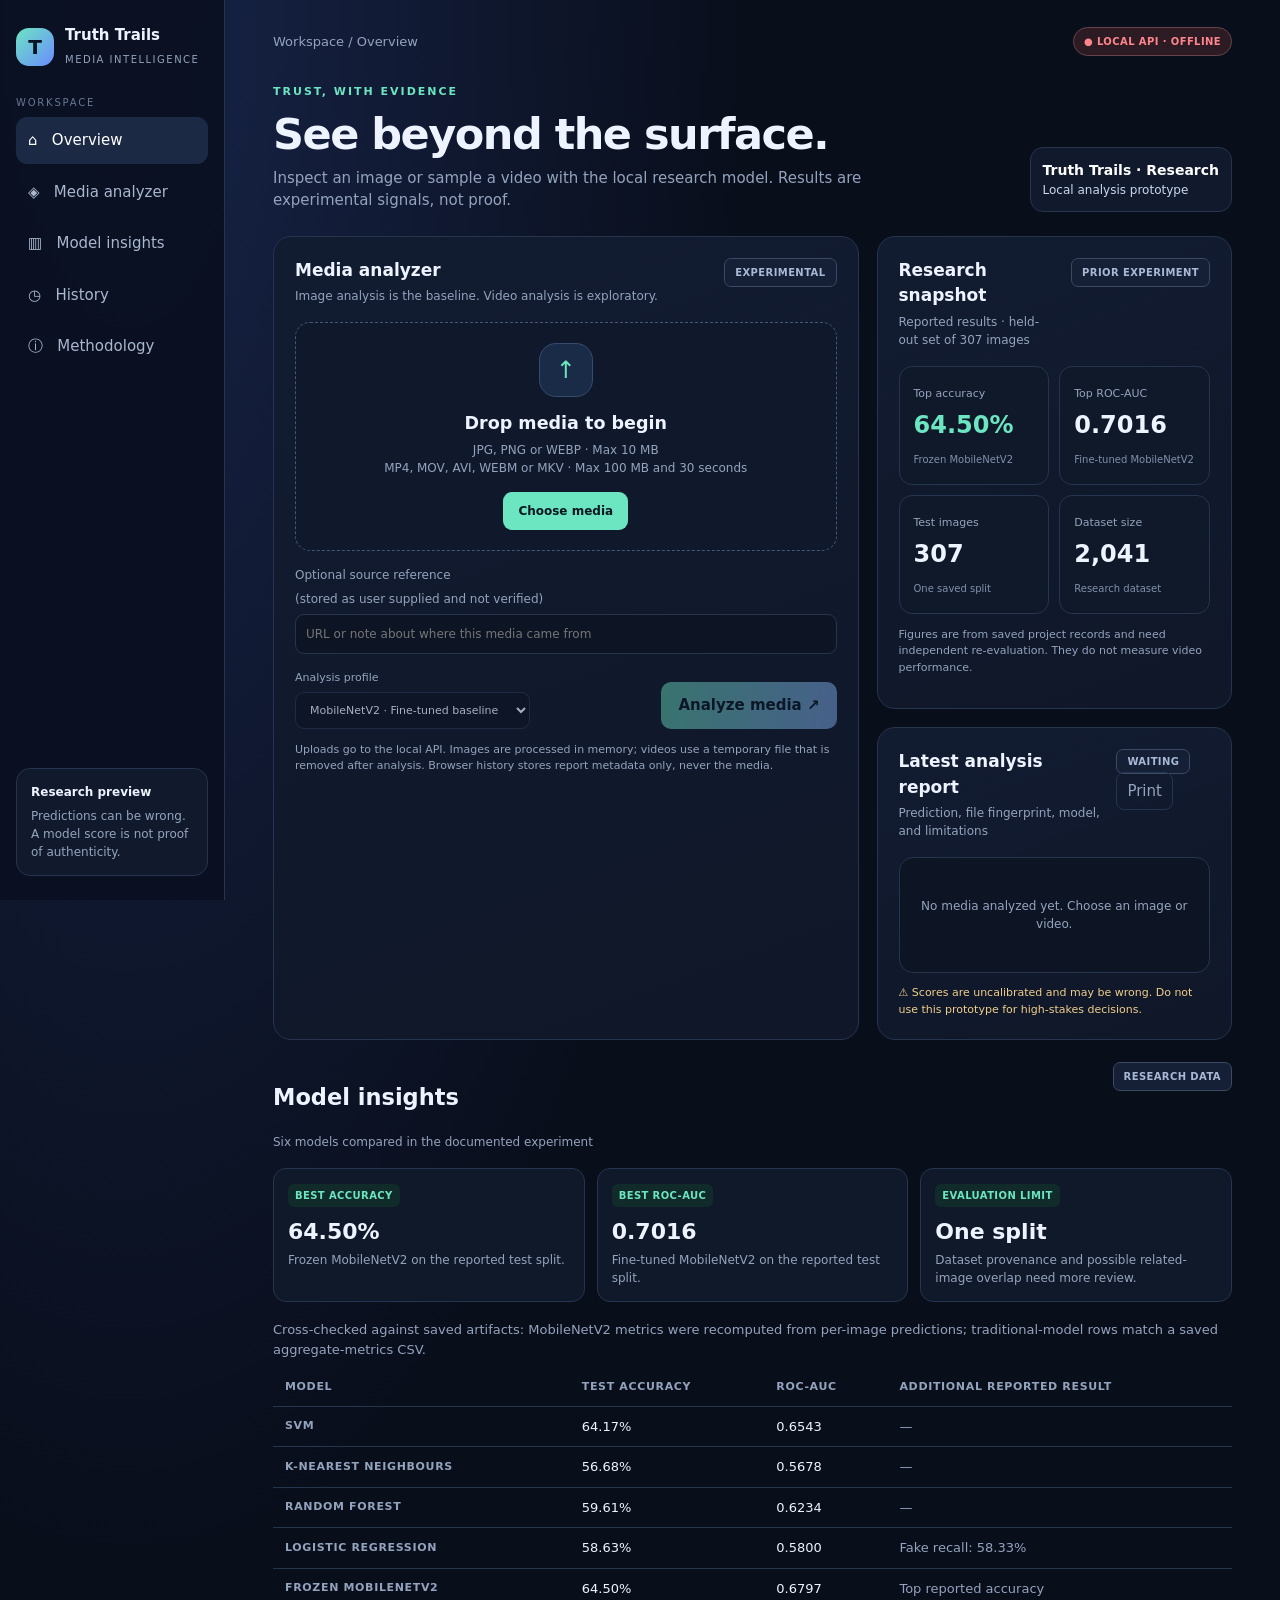
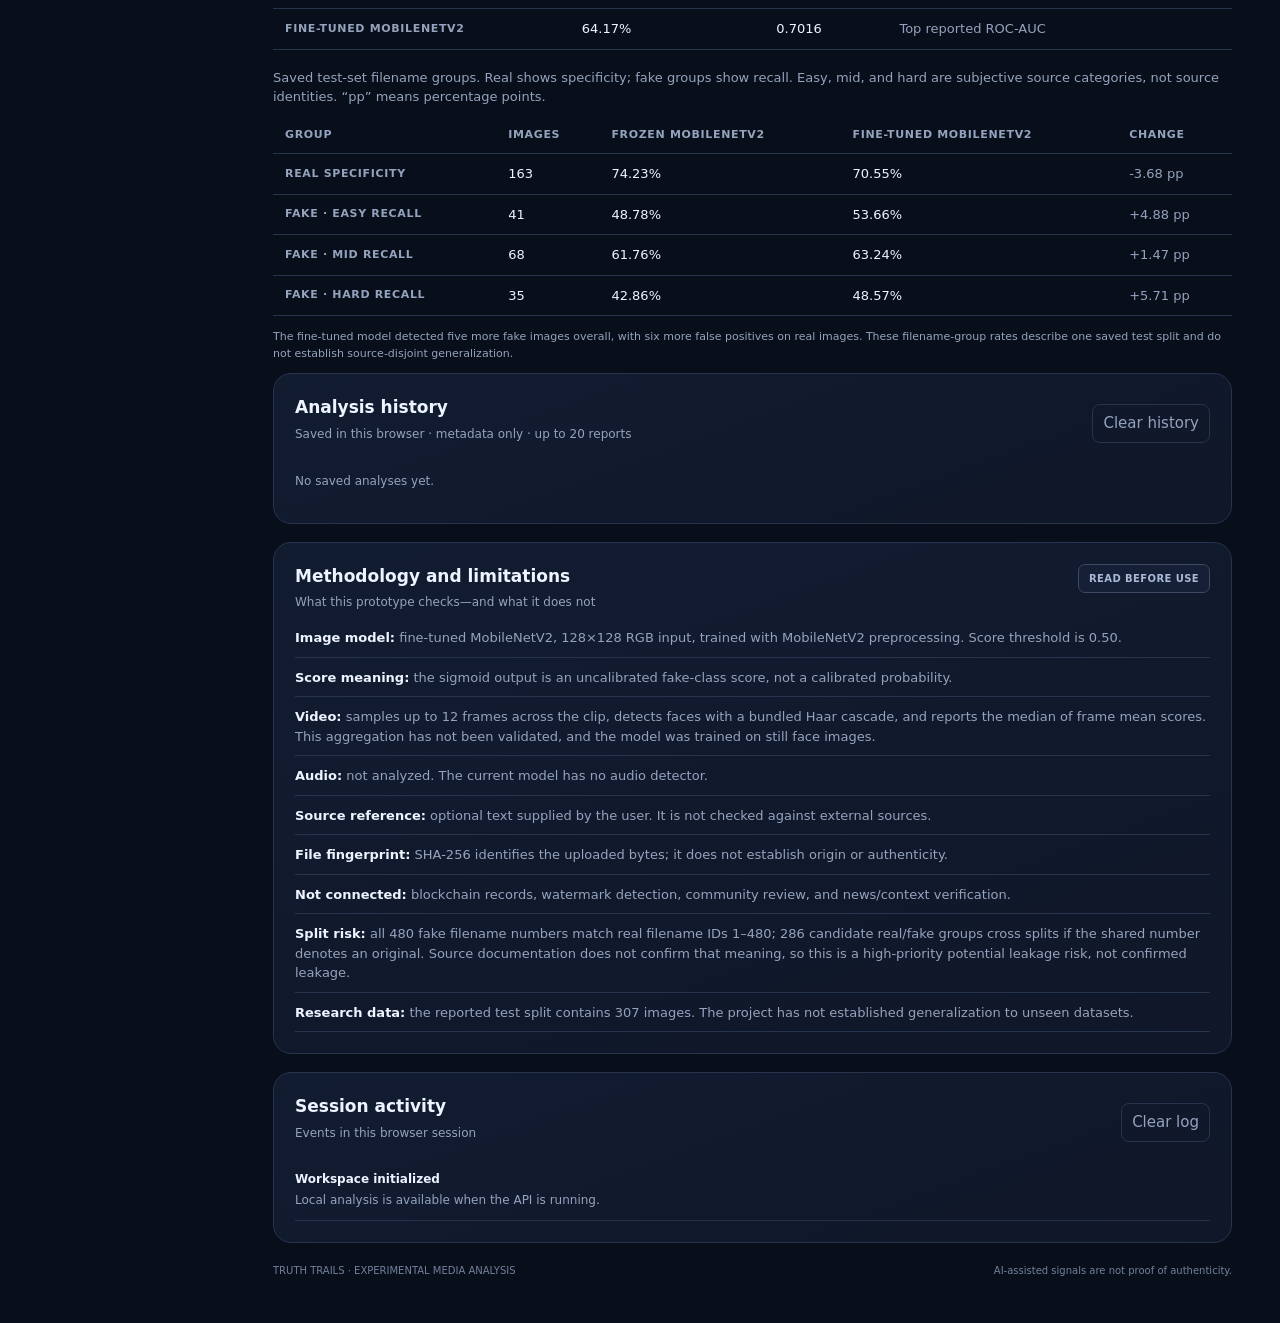
<file: index.html>
<!doctype html>
<html lang="en">
<head>
  <meta charset="utf-8">
  <meta name="viewport" content="width=device-width, initial-scale=1">
  <meta name="api-base-url" content="http://127.0.0.1:8000">
  <title>Truth Trails — Media Intelligence</title>
  <link rel="stylesheet" href="assets/css/app.css">
  <script src="assets/js/app.js" defer></script>
</head>
<body>
  <div class="app">
    <aside class="sidebar" aria-label="Main navigation">
      <div class="brand">
        <div class="logo" aria-hidden="true">T</div>
        <div class="brand-text"><strong>Truth Trails</strong><small>Media intelligence</small></div>
      </div>
      <div>
        <div class="nav-label">Workspace</div>
        <nav class="nav">
          <button class="active" data-scroll="home">⌂ &nbsp; Overview</button>
          <button data-scroll="analyzer">◈ &nbsp; Media analyzer</button>
          <button data-scroll="insights">▥ &nbsp; Model insights</button>
          <button data-scroll="history">◷ &nbsp; History</button>
          <button data-scroll="methodology">ⓘ &nbsp; Methodology</button>
        </nav>
      </div>
      <div class="side-note">
        <b>Research preview</b>
        <p>Predictions can be wrong. A model score is not proof of authenticity.</p>
      </div>
    </aside>

    <main class="main" id="home">
      <div class="topbar">
        <span>Workspace / Overview</span>
        <span class="status offline" id="apiStatus" role="status">● Checking local API…</span>
      </div>

      <header class="hero">
        <div>
          <div class="eyebrow">Trust, with evidence</div>
          <h1>See beyond the surface.</h1>
          <p>Inspect an image or sample a video with the local research model. Results are experimental signals, not proof.</p>
        </div>
        <div class="badge"><strong>Truth Trails · Research</strong>Local analysis prototype</div>
      </header>

      <div class="grid">
        <section class="card" id="analyzer" aria-labelledby="analyzerTitle">
          <div class="card-head">
            <div>
              <h2 id="analyzerTitle">Media analyzer</h2>
              <div class="sub">Image analysis is the baseline. Video analysis is exploratory.</div>
            </div>
            <span class="tag">Experimental</span>
          </div>

          <div class="dropzone" id="dropzone" tabindex="0" role="button" aria-label="Choose or drop an image or video">
            <div id="uploadPrompt">
              <div class="upload-icon" aria-hidden="true">↑</div>
              <h3>Drop media to begin</h3>
              <p>JPG, PNG or WEBP · Max 10 MB</p>
              <p>MP4, MOV, AVI, WEBM or MKV · Max 100 MB and 30 seconds</p>
              <button class="browse" id="browseBtn" type="button">Choose media</button>
              <input type="file" id="fileInput" accept=".jpg,.jpeg,.png,.webp,.mp4,.mov,.avi,.webm,.mkv,image/jpeg,image/png,image/webp,video/mp4,video/quicktime,video/x-msvideo,video/webm,video/x-matroska" hidden>
            </div>
            <div class="file-meta" id="fileMeta">
              <img class="preview hidden" id="imagePreview" alt="Selected image preview">
              <video class="preview hidden" id="videoPreview" controls muted playsinline aria-label="Selected video preview"></video>
              <div class="file-info">
                <b id="fileName"></b>
                <small id="fileSize"></small>
                <br>
                <button class="remove" id="removeBtn" type="button">Remove media</button>
              </div>
            </div>
          </div>

          <label class="source-field" for="sourceReference">
            Optional source reference <span>(stored as user supplied and not verified)</span>
            <input id="sourceReference" type="text" maxlength="500" placeholder="URL or note about where this media came from">
          </label>

          <div class="controls">
            <div class="select-wrap">
              <label for="modelSelect">Analysis profile</label>
              <select id="modelSelect" disabled>
                <option>MobileNetV2 · Fine-tuned baseline</option>
              </select>
            </div>
            <button class="primary" id="analyzeBtn" type="button" disabled>Analyze media ↗</button>
          </div>
          <div class="privacy">Uploads go to the local API. Images are processed in memory; videos use a temporary file that is removed after analysis. Browser history stores report metadata only, never the media.</div>
        </section>

        <div class="rightcol">
          <section class="card" aria-labelledby="snapshotTitle">
            <div class="card-head">
              <div>
                <h2 id="snapshotTitle">Research snapshot</h2>
                <div class="sub">Reported results · held-out set of 307 images</div>
              </div>
              <span class="tag">Prior experiment</span>
            </div>
            <div class="metric-row">
              <div class="metric"><label>Top accuracy</label><strong class="accent">64.50%</strong><small>Frozen MobileNetV2</small></div>
              <div class="metric"><label>Top ROC-AUC</label><strong>0.7016</strong><small>Fine-tuned MobileNetV2</small></div>
              <div class="metric"><label>Test images</label><strong>307</strong><small>One saved split</small></div>
              <div class="metric"><label>Dataset size</label><strong>2,041</strong><small>Research dataset</small></div>
            </div>
            <p class="privacy">Figures are from saved project records and need independent re-evaluation. They do not measure video performance.</p>
          </section>

          <section class="card" id="latestAnalysis" aria-labelledby="latestTitle">
            <div class="card-head">
              <div>
                <h2 id="latestTitle">Latest analysis report</h2>
                <div class="sub">Prediction, file fingerprint, model, and limitations</div>
              </div>
              <div>
                <span class="tag" id="resultTag">Waiting</span>
                <button class="secondary" id="printReport" type="button" disabled>Print</button>
              </div>
            </div>
            <div class="result-box" id="resultBox" aria-live="polite">
              <div class="result-empty">No media analyzed yet. Choose an image or video.</div>
            </div>
            <div class="warning">⚠ Scores are uncalibrated and may be wrong. Do not use this prototype for high-stakes decisions.</div>
          </section>
        </div>
      </div>

      <section class="activity" id="insights" aria-labelledby="insightsTitle">
        <div class="card-head">
          <div><h2 id="insightsTitle">Model insights</h2><div class="sub">Six models compared in the documented experiment</div></div>
          <span class="tag">Research data</span>
        </div>
        <div class="activity-grid">
          <div class="activity-card"><span class="chip">BEST ACCURACY</span><div class="big">64.50%</div><p>Frozen MobileNetV2 on the reported test split.</p></div>
          <div class="activity-card"><span class="chip">BEST ROC-AUC</span><div class="big">0.7016</div><p>Fine-tuned MobileNetV2 on the reported test split.</p></div>
          <div class="activity-card"><span class="chip">EVALUATION LIMIT</span><div class="big">One split</div><p>Dataset provenance and possible related-image overlap need more review.</p></div>
        </div>
        <div class="metrics-table-wrap">
          <table class="metrics-table">
            <caption>Cross-checked against saved artifacts: MobileNetV2 metrics were recomputed from per-image predictions; traditional-model rows match a saved aggregate-metrics CSV.</caption>
            <thead><tr><th scope="col">Model</th><th scope="col">Test accuracy</th><th scope="col">ROC-AUC</th><th scope="col">Additional reported result</th></tr></thead>
            <tbody>
              <tr><th scope="row">SVM</th><td>64.17%</td><td>0.6543</td><td>—</td></tr>
              <tr><th scope="row">K-Nearest Neighbours</th><td>56.68%</td><td>0.5678</td><td>—</td></tr>
              <tr><th scope="row">Random Forest</th><td>59.61%</td><td>0.6234</td><td>—</td></tr>
              <tr><th scope="row">Logistic Regression</th><td>58.63%</td><td>0.5800</td><td>Fake recall: 58.33%</td></tr>
              <tr><th scope="row">Frozen MobileNetV2</th><td>64.50%</td><td>0.6797</td><td>Top reported accuracy</td></tr>
              <tr><th scope="row">Fine-tuned MobileNetV2</th><td>64.17%</td><td>0.7016</td><td>Top reported ROC-AUC</td></tr>
            </tbody>
          </table>
        </div>
        <div class="metrics-table-wrap">
          <table class="metrics-table">
            <caption>Saved test-set filename groups. Real shows specificity; fake groups show recall. Easy, mid, and hard are subjective source categories, not source identities. “pp” means percentage points.</caption>
            <thead><tr><th scope="col">Group</th><th scope="col">Images</th><th scope="col">Frozen MobileNetV2</th><th scope="col">Fine-tuned MobileNetV2</th><th scope="col">Change</th></tr></thead>
            <tbody>
              <tr><th scope="row">Real specificity</th><td>163</td><td>74.23%</td><td>70.55%</td><td>-3.68 pp</td></tr>
              <tr><th scope="row">Fake · easy recall</th><td>41</td><td>48.78%</td><td>53.66%</td><td>+4.88 pp</td></tr>
              <tr><th scope="row">Fake · mid recall</th><td>68</td><td>61.76%</td><td>63.24%</td><td>+1.47 pp</td></tr>
              <tr><th scope="row">Fake · hard recall</th><td>35</td><td>42.86%</td><td>48.57%</td><td>+5.71 pp</td></tr>
            </tbody>
          </table>
        </div>
        <p class="privacy">The fine-tuned model detected five more fake images overall, with six more false positives on real images. These filename-group rates describe one saved test split and do not establish source-disjoint generalization.</p>
      </section>

      <section class="activity" id="history" aria-labelledby="historyTitle">
        <div class="card">
          <div class="card-head">
            <div><h2 id="historyTitle">Analysis history</h2><div class="sub">Saved in this browser · metadata only · up to 20 reports</div></div>
            <button class="remove" id="clearHistory" type="button">Clear history</button>
          </div>
          <div class="history-list" id="historyList"><p class="empty-history">No saved analyses yet.</p></div>
        </div>
      </section>

      <section class="activity" id="methodology" aria-labelledby="methodTitle">
        <div class="card">
          <div class="card-head">
            <div><h2 id="methodTitle">Methodology and limitations</h2><div class="sub">What this prototype checks—and what it does not</div></div>
            <span class="tag">Read before use</span>
          </div>
          <ul class="status-list">
            <li><b>Image model:</b> fine-tuned MobileNetV2, 128×128 RGB input, trained with MobileNetV2 preprocessing. Score threshold is 0.50.</li>
            <li><b>Score meaning:</b> the sigmoid output is an uncalibrated fake-class score, not a calibrated probability.</li>
            <li><b>Video:</b> samples up to 12 frames across the clip, detects faces with a bundled Haar cascade, and reports the median of frame mean scores. This aggregation has not been validated, and the model was trained on still face images.</li>
            <li><b>Audio:</b> not analyzed. The current model has no audio detector.</li>
            <li><b>Source reference:</b> optional text supplied by the user. It is not checked against external sources.</li>
            <li><b>File fingerprint:</b> SHA-256 identifies the uploaded bytes; it does not establish origin or authenticity.</li>
            <li><b>Not connected:</b> blockchain records, watermark detection, community review, and news/context verification.</li>
            <li><b>Split risk:</b> all 480 fake filename numbers match real filename IDs 1–480; 286 candidate real/fake groups cross splits if the shared number denotes an original. Source documentation does not confirm that meaning, so this is a high-priority potential leakage risk, not confirmed leakage.</li>
            <li><b>Research data:</b> the reported test split contains 307 images. The project has not established generalization to unseen datasets.</li>
          </ul>
        </div>
      </section>

      <section class="activity" id="activity" aria-labelledby="activityTitle">
        <div class="card">
          <div class="card-head">
            <div><h2 id="activityTitle">Session activity</h2><div class="sub">Events in this browser session</div></div>
            <button class="remove" id="clearLog" type="button">Clear log</button>
          </div>
          <div class="feed" id="feed"><div class="feed-item"><strong>Workspace initialized</strong><p>Local analysis is available when the API is running.</p></div></div>
        </div>
      </section>

      <div class="footer"><span>TRUTH TRAILS · EXPERIMENTAL MEDIA ANALYSIS</span><span>AI-assisted signals are not proof of authenticity.</span></div>
    </main>
  </div>
  <div class="toast" id="toast" role="status"></div>
</body>
</html>
</file>
<file: assets/css/app.css>
:root {
  color-scheme: dark;
  --bg: #090e1b;
  --panel: #111a2c;
  --panel-soft: #10192a;
  --line: #26344d;
  --text: #edf3ff;
  --muted: #94a3bd;
  --mint: #6ce5c1;
  --blue: #91b2ff;
  --amber: #f4c777;
  --red: #ff858d;
}

* { box-sizing: border-box; }
html { scroll-behavior: smooth; }
body {
  margin: 0;
  background: radial-gradient(ellipse at 10% 0%, #172448 0, transparent 38%), var(--bg);
  color: var(--text);
  font: 15px/1.5 Inter, system-ui, -apple-system, sans-serif;
}
button, input, select { font: inherit; }
button { cursor: pointer; }
button:focus-visible, input:focus-visible, select:focus-visible, a:focus-visible {
  outline: 2px solid var(--mint);
  outline-offset: 3px;
}
.app { display: grid; grid-template-columns: 225px minmax(0, 1fr); min-height: 100vh; }
.sidebar {
  position: sticky;
  top: 0;
  height: 100vh;
  border-right: 1px solid var(--line);
  padding: 24px 16px;
  background: #0a1020e8;
  display: flex;
  flex-direction: column;
  gap: 26px;
}
.brand { display: flex; align-items: center; gap: 11px; }
.logo {
  width: 38px; height: 38px; border-radius: 13px;
  background: linear-gradient(135deg, var(--mint), #6b8cff);
  display: grid; place-items: center; color: #081323; font-weight: 900; font-size: 20px;
}
.brand strong { display: block; }
.brand small { color: var(--muted); font-size: 10px; letter-spacing: 1.5px; text-transform: uppercase; }
.nav-label { color: #667795; text-transform: uppercase; font-size: 10px; letter-spacing: 1.8px; margin-bottom: 7px; }
.nav { display: grid; gap: 5px; }
.nav button {
  border: 0; background: transparent; color: #a9b7cf; text-align: left;
  padding: 12px; border-radius: 11px;
}
.nav button.active, .nav button:hover { background: #1b2944; color: white; }
.side-note { margin-top: auto; padding: 14px; border: 1px solid var(--line); background: var(--panel); border-radius: 14px; color: var(--muted); font-size: 12px; }
.side-note b { color: var(--text); }
.side-note p { margin: 6px 0 0; }
.main { min-width: 0; padding: 27px clamp(16px, 4vw, 48px) 45px; max-width: 1500px; width: 100%; margin: auto; }
.topbar, .hero, .card-head, .controls, .barlabel, .footer { display: flex; align-items: center; justify-content: space-between; gap: 14px; }
.topbar { margin-bottom: 28px; color: var(--muted); font-size: 13px; }
.status, .tag, .chip { border: 1px solid #315348; background: #102b2a; color: var(--mint); border-radius: 99px; padding: 6px 10px; font-size: 10px; font-weight: 800; letter-spacing: .4px; }
.status.offline { border-color: #66434a; background: #2d1b24; color: var(--red); }
.hero { align-items: flex-end; margin-bottom: 24px; }
.eyebrow { color: var(--mint); font-size: 11px; font-weight: 800; letter-spacing: 2px; text-transform: uppercase; }
.hero h1 { font-size: clamp(29px, 4vw, 43px); line-height: 1.12; letter-spacing: -1.5px; margin: 9px 0; }
.hero p { color: var(--muted); max-width: 650px; margin: 0; }
.badge { border: 1px solid var(--line); border-radius: 13px; padding: 12px; background: var(--panel); color: #c9d7ef; font-size: 12px; flex-shrink: 0; }
.badge strong { display: block; color: white; font-size: 14px; }
.grid { display: grid; grid-template-columns: minmax(0, 1.4fr) minmax(280px, .85fr); gap: 18px; }
.card { background: linear-gradient(160deg, #121c31, #0f1728); border: 1px solid var(--line); border-radius: 18px; padding: 21px; margin-bottom: 18px; }
.card h2 { font-size: 17px; margin: 0; }
.sub { font-size: 12px; color: var(--muted); margin-top: 4px; }
.card-head { align-items: flex-start; margin-bottom: 17px; }
.tag { background: #151f35; color: #a9b9d5; border-color: #3c4963; border-radius: 7px; text-transform: uppercase; white-space: nowrap; }
.dropzone { border: 1px dashed #435779; border-radius: 15px; min-height: 210px; display: flex; align-items: center; justify-content: center; text-align: center; padding: 20px; background: #10192b; transition: .2s; }
.dropzone.drag { border-color: var(--mint); background: #15312f; }
.upload-icon { width: 54px; height: 54px; border: 1px solid #354c6d; background: #1a2b47; border-radius: 17px; display: grid; place-items: center; font-size: 24px; margin: 0 auto 13px; color: var(--mint); }
.dropzone h3 { margin: 0 0 5px; }
.dropzone p { margin: 0; color: var(--muted); font-size: 12px; }
.browse { margin-top: 15px; background: var(--mint); color: #071722; border: 0; border-radius: 9px; padding: 10px 15px; font-weight: 800; font-size: 12px; }
.file-meta { display: none; align-items: center; gap: 14px; text-align: left; width: 100%; overflow: hidden; }
.preview { width: 120px; height: 120px; object-fit: cover; border-radius: 12px; border: 1px solid var(--line); background: #090e1b; }
.file-info { min-width: 0; }
.file-info b { display: block; overflow-wrap: anywhere; }
.file-info small { color: var(--muted); }
.remove, .secondary { background: transparent; color: var(--muted); border: 1px solid var(--line); padding: 7px 10px; border-radius: 8px; }
.remove { margin-top: 9px; }
.source-field { display: grid; gap: 6px; margin-top: 15px; color: var(--muted); font-size: 12px; }
.source-field input { width: 100%; background: #0d1525; color: var(--text); border: 1px solid var(--line); border-radius: 9px; padding: 10px; }
.controls { align-items: flex-end; margin-top: 16px; flex-wrap: wrap; }
.select-wrap { display: flex; flex-direction: column; gap: 5px; color: var(--muted); font-size: 11px; }
.select-wrap select { background: #0d1525; color: #e7efff; border: 1px solid var(--line); border-radius: 9px; padding: 10px; min-width: 235px; }
.primary { border: 0; background: linear-gradient(100deg, #6ce5c1, #8cb7ff); color: #081522; border-radius: 10px; padding: 12px 17px; font-weight: 850; }
.primary:disabled { opacity: .45; cursor: not-allowed; }
.privacy { color: var(--muted); font-size: 11px; margin-top: 13px; }
.rightcol { display: grid; align-content: start; }
.metric-row { display: grid; grid-template-columns: 1fr 1fr; gap: 10px; }
.metric, .activity-card { padding: 14px; border: 1px solid var(--line); border-radius: 13px; background: var(--panel-soft); }
.metric label { font-size: 11px; color: var(--muted); }
.metric strong { display: block; font-size: 24px; margin: 4px 0; }
.metric small { font-size: 10px; color: #8090ac; }
.accent { color: var(--mint); }
.result-box { border: 1px solid var(--line); border-radius: 14px; padding: 15px; background: #0d1525; min-height: 115px; }
.prediction-hero { border: 1px solid var(--line); border-radius: 16px; padding: 20px; margin-bottom: 14px; text-align: center; background: #111a2b; }
.prediction-hero.fake { border-color: #773b4a; background: linear-gradient(145deg, #351723, #151a2b); }
.prediction-hero.real { border-color: #286b5c; background: linear-gradient(145deg, #12372f, #151a2b); }
.prediction-kicker { font-size: 10px; letter-spacing: 2px; text-transform: uppercase; color: var(--muted); font-weight: 800; }
.prediction-label { font-size: clamp(28px, 3vw, 38px); line-height: 1.1; font-weight: 900; letter-spacing: -1px; margin: 9px 0 5px; }
.prediction-hero.fake .prediction-label { color: var(--red); }
.prediction-hero.real .prediction-label { color: var(--mint); }
.prediction-score { font-size: 13px; color: #d6e0f3; }
.prediction-score strong { font-size: 20px; color: var(--text); }
.prediction-note { font-size: 11px; color: var(--muted); margin-top: 10px; }
.result-empty { color: var(--muted); font-size: 12px; text-align: center; padding: 24px 5px; }
.result-status { display: flex; align-items: center; gap: 12px; }
.symbol { width: 39px; height: 39px; border-radius: 12px; background: #2c2b20; color: var(--amber); display: grid; place-items: center; font-size: 19px; flex-shrink: 0; }
.result-status strong { display: block; }
.result-status small { color: var(--muted); font-size: 11px; }
.barlabel { color: var(--muted); font-size: 11px; margin: 14px 0 6px; }
.bar { height: 7px; border-radius: 99px; background: #27344b; overflow: hidden; }
.bar span { height: 100%; width: 0; display: block; border-radius: 99px; background: var(--mint); }
.warning { color: #f0ce8a; font-size: 11px; margin-top: 12px; line-height: 1.5; }
.activity { margin-top: 4px; scroll-margin-top: 18px; }
.activity-grid { display: grid; grid-template-columns: repeat(3, 1fr); gap: 12px; }
.metrics-table-wrap { overflow-x: auto; margin-top: 18px; }
.metrics-table { width: 100%; min-width: 620px; border-collapse: collapse; text-align: left; font-size: 13px; }
.metrics-table caption { padding: 0 0 10px; color: var(--muted); text-align: left; }
.metrics-table th, .metrics-table td { padding: 10px 12px; border-bottom: 1px solid var(--line); }
.metrics-table th { color: var(--muted); font-size: 11px; text-transform: uppercase; letter-spacing: .06em; }
.metrics-table td { color: var(--text); }
.metrics-table td:last-child { color: var(--muted); }
.activity-card .big { font-size: 22px; font-weight: 800; margin: 8px 0 3px; }
.activity-card p { font-size: 12px; color: var(--muted); margin: 0; }
.chip { display: inline-block; border: 0; border-radius: 6px; padding: 4px 7px; }
.feed { display: grid; gap: 8px; margin-top: 10px; }
.feed-item { padding: 11px 0; border-bottom: 1px solid #25314a; font-size: 12px; }
.feed-item strong { display: block; }
.feed-item p { margin: 3px 0 0; color: var(--muted); overflow-wrap: anywhere; }
.history-list { display: grid; gap: 8px; }
.history-row { display: flex; align-items: center; justify-content: space-between; gap: 12px; border-bottom: 1px solid var(--line); padding: 10px 0; }
.history-row button { color: var(--text); background: transparent; border: 0; text-align: left; padding: 0; }
.history-row small { color: var(--muted); display: block; }
.empty-history { color: var(--muted); font-size: 12px; }
.frame-results { margin-top: 16px; }
.frame-results summary { cursor: pointer; color: var(--blue); font-size: 12px; }
.frame-results li { color: var(--muted); font-size: 11px; margin: 6px 0; }
.status-list { display: grid; gap: 10px; margin: 0; padding: 0; list-style: none; }
.status-list li { border-bottom: 1px solid var(--line); padding: 0 0 9px; color: var(--muted); font-size: 13px; }
.status-list b { color: var(--text); }
.footer { margin-top: 20px; color: #71819d; font-size: 10px; flex-wrap: wrap; }
.toast { position: fixed; bottom: 20px; right: 20px; background: #172842; border: 1px solid #45617e; padding: 12px 15px; border-radius: 12px; display: none; max-width: 330px; font-size: 13px; z-index: 10; }
.hidden { display: none !important; }

@media (max-width: 900px) {
  .app { grid-template-columns: 180px minmax(0, 1fr); }
  .sidebar { padding: 20px 10px; gap: 20px; }
  .nav button { padding: 11px 8px; font-size: 13px; }
  .side-note { font-size: 11px; padding: 10px; }
  .grid { grid-template-columns: 1fr; }
  .rightcol { grid-template-columns: 1fr 1fr; gap: 0; }
  .rightcol .card:last-child { grid-column: 1 / -1; }
}
@media (max-width: 620px) {
  .app { grid-template-columns: 1fr; }
  .sidebar { display: none; }
  .main { padding: 18px 12px 30px; }
  .hero { display: block; }
  .badge { display: inline-block; margin-top: 14px; }
  .rightcol, .activity-grid { grid-template-columns: 1fr; }
  .rightcol .card:last-child { grid-column: auto; }
  .controls, .select-wrap, .select-wrap select, .primary { width: 100%; }
  .card { padding: 16px; }
  .dropzone { min-height: 210px; }
}
@media print {
  body * { visibility: hidden !important; }
  #latestAnalysis, #latestAnalysis * { visibility: visible !important; }
  #latestAnalysis { position: absolute; inset: 0 auto auto 0; width: 100%; color: #111; background: #fff; border: 0; }
  #latestAnalysis .result-box, #latestAnalysis .prediction-hero { color: #111; background: #fff; }
  #latestAnalysis .primary, #latestAnalysis .remove { display: none; }
  #latestAnalysis .warning, #latestAnalysis small, #latestAnalysis p { color: #333; }
}
</file>
